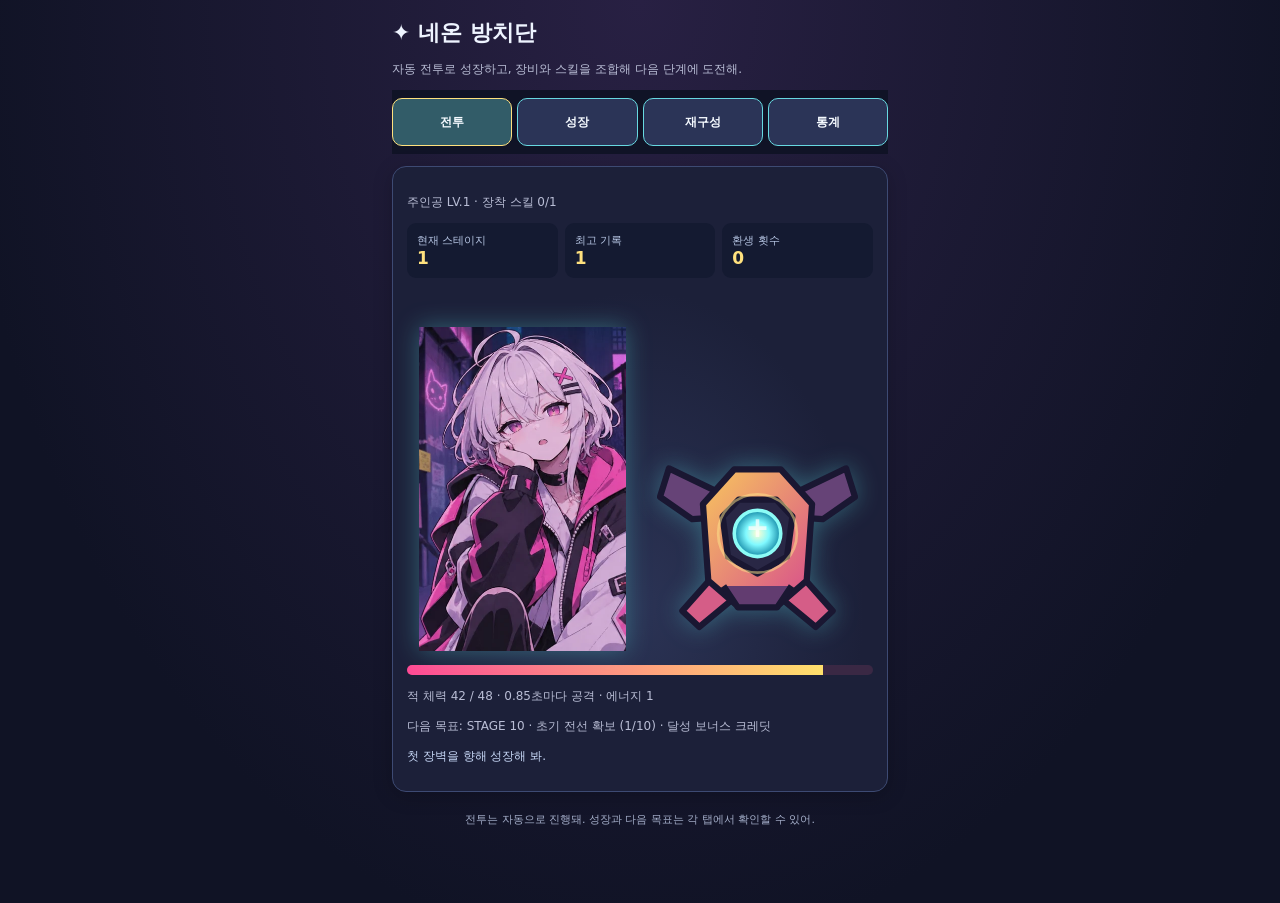
<file: site/index.html>
<!doctype html><html lang="ko"><head><meta charset="utf-8"><meta name="viewport" content="width=device-width,initial-scale=1,viewport-fit=cover"><title>네온 방치단</title><style>
:root{color-scheme:dark;font-family:system-ui,'Noto Sans KR',sans-serif;background:#101325;color:#eef4ff}*{box-sizing:border-box}body{margin:0;background:radial-gradient(ellipse at top,#282043,#101325 75%)}main{max-width:520px;margin:auto;padding:14px 12px 70px}h1{font-size:22px;margin:4px 0}h2{font-size:16px;margin:4px 0 12px;color:#8bf5e9}p{line-height:1.5}.sub{color:#b9bdd5;font-size:12px}.panel{background:#1c2039;border:1px solid #3d4a73;border-radius:14px;padding:14px;margin:12px 0;box-shadow:0 4px 20px #0003}.stats{display:grid;grid-template-columns:repeat(3,1fr);gap:7px}.stat{background:#141a31;padding:10px;border-radius:9px;font-size:11px;color:#b6c5e3}.stat strong{display:block;font-size:17px;color:#ffe17e;overflow-wrap:anywhere}.fight{display:flex;align-items:center;justify-content:space-around;gap:10px;min-height:145px}.fight img{height:106px;width:42%;object-fit:contain;filter:drop-shadow(0 0 12px #5de4e655)}.fight img:first-child{object-position:bottom}.bar{height:10px;background:#3a2844;border-radius:8px;overflow:hidden}.bar>div{height:100%;background:linear-gradient(90deg,#ff4a95,#ffe06c);transition:width .12s}.grid{display:grid;grid-template-columns:1fr 1fr;gap:9px}button{background:#2b3457;border:1px solid #67d9e1;color:#f5faff;padding:11px 9px;border-radius:10px;min-height:61px;font-weight:750;text-align:left;cursor:pointer}button:disabled{opacity:.38;cursor:default}button:focus-visible,input:focus-visible{outline:3px solid #ffe17e;outline-offset:3px}button strong{display:block;color:#ffe17e;font-size:13px}button small{display:block;color:#bbc9e5;margin-top:4px;font-size:11px;line-height:1.35}.wide{width:100%;margin:6px 0}.accent{background:#47305b;border-color:#f477c1}.good{background:#244f50;border-color:#80f3dc}.pill{display:inline-block;border:1px solid #77d9d4;border-radius:99px;padding:4px 9px;font-size:11px;color:#9ef7ef}.hint{background:#141a30;border-left:3px solid #ffcf66;padding:10px;font-size:12px;line-height:1.5}.log{font-size:12px;color:#c6d6f5;min-height:18px}.hide{display:none!important}label{font-size:12px;display:flex;align-items:center;gap:8px;margin:8px 0}input[type=checkbox]{width:19px;height:19px;accent-color:#5ee3d9}footer{font-size:11px;color:#a4aec9;text-align:center;margin-top:20px}#speedNotice{color:#ffe17e;font-size:12px}.nav{position:sticky;top:0;z-index:10;display:grid;grid-template-columns:repeat(4,1fr);gap:5px;background:#101325ed;padding:8px 0}.nav button{min-height:43px;text-align:center;padding:7px 2px;font-size:12px}.nav button.active{background:#325c68;border-color:#ffe17e}.view-hidden{display:none!important}
/* 40차: 세로형 모바일 터치/안전 영역 대응 */
html{-webkit-text-size-adjust:100%;touch-action:manipulation}body{min-width:0}main{padding-bottom:calc(76px + env(safe-area-inset-bottom,0px))}button{touch-action:manipulation;overflow-wrap:anywhere}.nav{top:env(safe-area-inset-top,0px);padding-top:8px}.nav button{min-height:48px}input[type=checkbox]{width:24px;height:24px;flex-shrink:0}.stat{min-width:0}.stat strong{font-variant-numeric:tabular-nums}@media(max-width:390px){main{padding-left:9px;padding-right:9px}.panel{padding:11px}.stats{gap:5px}.stat{padding:8px 6px;font-size:10px}.stat strong{font-size:15px}.grid{gap:6px}button{padding:10px 7px;min-height:54px;font-size:12px}.nav button{font-size:12px}.fight img{max-width:44%}}@media(max-width:340px){.stats{grid-template-columns:repeat(2,minmax(0,1fr))}.grid{grid-template-columns:1fr}.nav{gap:2px}.nav button{font-size:11px}}

/* Automated combat-visibility improvement: reserve a meaningful portrait combat canvas. */
[data-screen="battle"]{overflow:hidden}
[data-screen="battle"] .fight{min-height:clamp(250px,43svh,420px);gap:4px;align-items:flex-end;padding:10px 0 14px;background:radial-gradient(ellipse at 50% 85%,#38446d88,transparent 68%);border-radius:12px}
[data-screen="battle"] .fight img{height:clamp(210px,36svh,355px);width:49%;max-width:49%;object-fit:contain;object-position:center bottom}
[data-screen="battle"] .fight img:first-child{object-position:center bottom}
@media(max-height:620px){[data-screen="battle"] .fight{min-height:205px}[data-screen="battle"] .fight img{height:195px}}
@media(prefers-reduced-motion:no-preference){[data-screen="battle"] .fight img{transition:filter .2s ease}}
/* Portrait battle presence: subtle silhouettes and boss emphasis without new controls. */
@media(prefers-reduced-motion:no-preference){
 [data-screen="battle"] .fight img:first-child{animation:hero-breathe 2.8s ease-in-out infinite;transform-origin:center bottom}
 [data-screen="battle"] .fight img:last-child{animation:enemy-hover 2.2s ease-in-out infinite;transform-origin:center bottom}
 [data-screen="battle"] .fight img[src="boss_guardian.webp"]{animation:boss-presence 1.8s ease-in-out infinite;filter:drop-shadow(0 0 18px #ff6aab99)}
 [data-screen="battle"] .fight img[src="boss_overheat.webp"]{animation:boss-presence 1.6s ease-in-out infinite;filter:drop-shadow(0 0 18px #ffba6699)}
}
@keyframes hero-breathe{0%,100%{transform:translateY(0)}50%{transform:translateY(-4px)}}
@keyframes enemy-hover{0%,100%{transform:translateY(0)}50%{transform:translateY(-7px)}}
@keyframes boss-presence{0%,100%{transform:translateY(0) scale(1)}50%{transform:translateY(-5px) scale(1.035)}}

/* Integration v1: visual-only portrait combat hierarchy; gameplay bindings untouched. */
@media (max-width:520px){
 [data-screen="battle"]{background:linear-gradient(180deg,#26213f,#17213b 65%,#13192c);border-color:#685b87;box-shadow:0 12px 30px #0006}
 [data-screen="battle"] .fight{position:relative;min-height:clamp(265px,40svh,390px);align-items:flex-end;gap:2px;padding:20px 4px 18px;border:1px solid #6de5e433;border-radius:14px;background:radial-gradient(ellipse at 50% 88%,#2bb8bb35,transparent 55%),linear-gradient(180deg,#171a36,#222344)}
 [data-screen="battle"] .fight img{height:clamp(220px,36svh,350px);width:49%;max-width:49%;object-fit:contain;object-position:center bottom;filter:drop-shadow(0 12px 12px #0009)}
 [data-screen="battle"] .stats{position:relative;z-index:1;gap:5px}
 [data-screen="battle"] .stat{background:#111b34cc;border:1px solid #60739955}
 [data-screen="battle"] .bar{height:12px;border:1px solid #785f87}
}
@media (max-height:650px) and (max-width:520px){[data-screen="battle"] .fight{min-height:205px}[data-screen="battle"] .fight img{height:195px}}
@media (prefers-reduced-motion:reduce){[data-screen="battle"] .fight img{animation:none!important;transition:none!important}}
  .battle-cue{font-size:12px;font-weight:650;color:#9ceee5;margin:5px 0}.battle-cue.reward{color:#ffe17e}.battle-cue:empty{display:none}.quest-list{display:grid;gap:7px;margin:10px 0}.quest-row{display:flex;justify-content:space-between;align-items:center;gap:8px;min-width:0;padding:10px 12px;border-radius:9px;background:#141a31;font-size:12px}.quest-row span{min-width:0;overflow-wrap:anywhere}.quest-row strong{font-size:12px;color:#ffe17e;text-align:right;white-space:normal;overflow-wrap:anywhere;max-width:58%}
/* Keep full skill descriptions and actions in distinct rows; narrow mobile viewports must not overlap. */
#skillList{grid-template-columns:minmax(0,1fr)}
#skillList>[data-skill]{display:grid;grid-template-columns:repeat(2,minmax(0,1fr));gap:8px;padding:11px;min-width:0;background:#141a31;border:1px solid #52678a;border-radius:11px}
#skillList>[data-skill]>strong{grid-column:1/-1;display:block;min-width:0;overflow-wrap:anywhere;font-size:13px;line-height:1.5;color:#eef4ff}
#skillList>[data-skill]>button{min-width:0;min-height:48px;padding:8px;text-align:center;overflow-wrap:anywhere}

/* Stage-60 choice remains readable once claimed; mobile buttons have their own footprint. */
#allocationPanel{scroll-margin-top:80px}
#frontlineSupportChoices{grid-template-columns:repeat(2,minmax(0,1fr));gap:8px}
#frontlineSupportChoices button{min-width:0;min-height:68px;overflow-wrap:anywhere}
#frontlineSupportChoices button:disabled{opacity:.64}
#frontlineSupportChoices button.support-selected,#breakthroughChoices button.support-selected{opacity:1;background:#2c575d;border:2px solid #ffe17e}
#breakthroughPanel{border-top:1px solid #52678a;padding-top:12px;margin-top:12px}
#breakthroughChoices{grid-template-columns:repeat(2,minmax(0,1fr));gap:8px}
#breakthroughChoices button{min-width:0;min-height:68px;overflow-wrap:anywhere}
#breakthroughChoices button:disabled{opacity:.64}
#breakthroughInfo{overflow-wrap:anywhere}
</style></head><body><main>
<h1>✦ 네온 방치단</h1><p class="sub">자동 전투로 성장하고, 장비와 스킬을 조합해 다음 단계에 도전해.</p>
<nav class="nav" aria-label="화면 이동"><button data-view="battle" class="active">전투</button><button data-view="growth">성장</button><button data-view="reset">재구성</button><button data-view="stats">통계</button></nav>
<section data-screen="battle" class="panel"><p class="sub" id="heroGrowth" aria-live="polite"></p><div class="stats"><div class="stat">현재 스테이지<strong id="stage"></strong></div><div class="stat">최고 기록<strong id="best"></strong></div><div class="stat">환생 횟수<strong id="rebirths"></strong></div></div><div class="fight"><img src="seha_portrait.webp" alt="전투 캐릭터"><img id="enemyImage" src="enemy_scout.svg" alt="적"></div><div class="bar"><div id="hpBar"></div></div><p class="sub" id="battleInfo"></p><div id="skillCue" class="battle-cue" aria-live="off"></div><div id="rewardCue" class="battle-cue reward" aria-live="off"></div><p class="sub" id="battleGoal" aria-live="off"></p><p class="log" id="log"></p></section>
<section data-screen="growth" class="panel"><h2>⚔ 장비·스킬</h2><p class="sub" id="heroDetails"></p><p class="sub" id="weaponInfo"></p><p class="sub" id="resonanceInfo" aria-live="off"></p><p class="sub" id="skillInfo"></p><p class="sub" id="skillChoiceInfo"></p><div id="skillChoice" class="grid"></div><div id="skillList" class="grid"></div><p class="sub">STAGE 15부터 무기 드롭, STAGE 20에서 첫 스킬 1개를 선택할 수 있어. STAGE 35에서 추가 스킬이 부족하면 보충되고, 그 외 추가 스킬은 전투 중 획득해. 재구성 시 계승 지정 스킬만 LV.1로 유지돼.</p></section>
<section data-screen="growth" class="panel"><h2>✦ 주인공 특성</h2><p class="sub" id="traitPoints"></p><div class="grid" id="traits"></div><button id="traitReset" class="wide">특성 전체 초기화 · 포인트 반환</button><p class="sub">스킬 가속·장비 탐색은 임시 적용 중이야. 계승 확장은 LV.60부터 투자할 수 있어.</p></section>
<section data-screen="stats" class="panel"><h2>◎ 성장 목표</h2><div id="goal" class="hint"></div><p id="speedNotice"></p></section>
<section data-screen="growth" class="panel"><h2>01 · 기본 성장</h2><div class="stats"><div class="stat">크레딧<strong id="credits"></strong></div><div class="stat">에너지 / 초<strong id="energyRate"></strong></div><div class="stat">전투력<strong id="power"></strong></div></div><p class="sub">전투에서 크레딧을 얻고, 발전기로 에너지를 생산해. 에너지는 전투력 증폭에 쓰여. 각 생산 계층은 다른 역할을 맡아.</p><div id="allocationPanel" class="hide" style="margin:10px 0;padding:10px;border:1px solid #555;border-radius:8px"><strong>STAGE 55 · 전선 배분</strong><p id="allocationStatus">균형 운용</p><div id="allocationCompare" class="hint" style="white-space:pre-line" aria-live="off"></div><div style="display:flex;gap:5px;flex-wrap:wrap"><button data-allocation="balanced">균형</button><button data-allocation="assault">공격 집중</button><button data-allocation="supply">보급 집중</button></div><small>공격은 현재 구간 돌파, 보급은 크레딧 축적에 유리해. 배분은 언제든 변경할 수 있어.</small>
<div id="frontlineSupportPanel" class="hide" style="border-top:1px solid #52678a;padding-top:12px;margin-top:12px">
 <strong>STAGE 60 · 전선 지원 선택</strong>
 <p class="sub" id="frontlineSupportInfo">이번 회차 무료 지원 1회</p>
 <div class="grid" id="frontlineSupportChoices">
  <button data-frontline-support="firepower"><strong>전투 지원</strong><small>전투 엔진 +2단계</small></button>
  <button data-frontline-support="industry"><strong>보급 지원</strong><small>크레딧 주조기 +2단계</small></button>
  <button data-frontline-support="training"><strong>훈련 지원</strong><small>다음 주인공 레벨 경험치 100%</small></button>
 </div><small>선택하지 않아도 자동 전투는 계속돼. 재구성하면 다시 선택할 수 있어.</small>
</div>
<div id="breakthroughPanel" class="hide">
  <strong>STAGE 75 · 후반 보급 선택</strong>
  <p class="sub" id="breakthroughInfo">이번 회차 무료 보급 1회</p>
  <div id="breakthroughChoices" class="grid">
    <button data-breakthrough="weapon"><strong>무기 보급</strong><small>무기가 없으면 지급 · 이번 회차 무기 전투력 +20%</small></button>
    <button data-breakthrough="skill"><strong>스킬 집중</strong><small>장착 스킬마다 다음 레벨 경험치 지급</small></button>
    <button data-breakthrough="credits"><strong>회수 작전</strong><small>STAGE 75 처치 크레딧 4회분 지급</small></button>
  </div>
  <small>선택하지 않아도 전투는 계속돼. 선택은 재구성 때 초기화돼.</small>
</div></div><button id="batchPurchase" type="button" class="wide" aria-pressed="false" aria-label="강화 구매 1회 선택됨. 누르면 3회로 변경">강화 구매: 1회</button><p class="sub">1회 / 최대 3회 선택 · 한 번 클릭하면 선택한 강화 1종만 최대 3단계까지 연속 구매해. 각 단계의 실제 비용을 차감하며, 영구 자동 구매와는 별개야.</p><div class="grid" id="upgrades"></div></section>
<section data-screen="growth" class="panel"><h2>◇ 시간제 퀘스트</h2><p class="sub">긴급 배송(6초) · 부품 회수(30초) · 장거리 운송(120초). 전투와 별도로 진행되고 직접 수령할 수 있어. 긴급 배송은 최대 60초분, 나머지는 각 5회분까지 적립돼.</p><div class="stats"><div class="stat" style="grid-column:span 3">퀘스트 대기 보상<strong id="cacheAmount">0</strong></div></div><div id="cacheTimer" class="quest-list" aria-live="off">진행 중</div><button class="wide good" id="claimCache">퀘스트 보상 수령</button><p class="sub" id="cacheAutoStatus" aria-live="off"></p></section>
<section data-screen="reset" class="panel"><h2>02 · 재구성</h2><p class="sub">스테이지 100부터 가능. 기본 성장과 현재 스테이지를 초기화하고 영구 코어를 얻어. 최고 기록과 해금 이력은 유지돼.</p><div class="stats"><div class="stat">보유 코어<strong id="cores"></strong></div><div class="stat">예상 획득<strong id="coreGain"></strong></div><div class="stat">영구 효율<strong id="coreBoost"></strong></div></div><button id="rebirth" class="wide accent">재구성 실행<small>초기화 범위와 보상 확인</small></button><div class="grid" id="coreUpgrades"></div></section>
<section data-screen="reset" class="panel"><h2>03 · 자동화</h2><p class="sub">첫 재구성 이후 자동 구매가 열리고, 코어로 자동화 수준을 강화할 수 있어. 이전 구간의 반복 조작을 줄이는 것이 목표야.</p><div id="autoLocked" class="hint">첫 재구성 후 자동 구매를 해금할 수 있어.</div><div id="autoControls" class="hide"><label><input type="checkbox" id="autoBuy"> 기본 성장 자동 구매</label><label><input type="checkbox" id="autoClaimQuests" disabled> 시간제 퀘스트 자동 수령 (연구 Lv.2 해금 · 30초마다)</label><label><input type="checkbox" id="autoRebirth"> 조건부 자동 재구성 (상위 해금 필요)</label><label><input type="checkbox" id="phaseFocus"> 위상 목표 우선 (재구성 2회부터 자동 환생 일시 보류)</label><p class="sub" id="autoDetails"></p></div></section>
<section data-screen="reset" class="panel"><h2>04 · 위상 전환</h2><p class="sub">스테이지 180과 재구성 2회부터 가능. 재구성 계층까지 초기화하고 새로운 영구 생산 효율을 얻어.</p><div class="stats"><div class="stat">위상 토큰<strong id="phaseTokens"></strong></div><div class="stat">예상 획득<strong id="phaseGain"></strong></div><div class="stat">위상 전환<strong id="phases"></strong></div></div><button id="phase" class="wide">위상 전환 실행</button><p class="sub">첫 위상 전환 이후 위상 흐름 생산과 압축 연구가 열려. 위상 압축은 이후 환생의 시작 조건과 보상을 변경해.</p></section>
<section data-screen="reset" class="panel hide" id="phaseLayer"><h2>05 · 위상 생산 계층</h2><p class="sub">첫 위상 전환 이후부터 흐름을 자동 생산해. 위상 압축은 다음 재구성의 코어 획득량과 시작 자원을 높여, 이전 성장 구간을 더 빠르게 통과하게 해.</p><div class="stats"><div class="stat">위상 흐름<strong id="phaseFlux"></strong></div><div class="stat">초당 흐름<strong id="fluxRate"></strong></div><div class="stat">압축 단계<strong id="phaseEngineLevel">영구 유지</strong></div></div><button id="phaseEngine" class="wide good">위상 압축 강화</button></section>
<section data-screen="stats" class="panel"><h2>설정</h2><button id="save" class="wide">지금 저장</button><button id="reset" class="wide">저장 데이터 초기화 (2회 확인)</button><p class="sub">최대 2시간 오프라인 생산을 계산해. 자동 환생은 오프라인에서 실행하지 않아.</p></section>
<section data-screen="stats" class="panel"><h2>플레이 기록 · 이 기기에만 저장</h2><p class="sub">STAGE 도달 시간, 강화·퀘스트 수령, 스킬 선택, 환생 및 백그라운드 복귀를 기록해. 자동 전송은 하지 않으며, 네가 직접 내보낸 JSON만 분석에 사용할 수 있어.</p><p class="sub" id="playtestStatus" aria-live="polite">플레이 기록 준비 중</p><button id="playtestExport" class="wide good">플레이 기록 JSON 내보내기</button><button id="playtestClear" class="wide">플레이 기록만 초기화</button><p class="sub" id="playtestExportStatus" aria-live="polite"></p></section>
<section data-screen="stats" class="panel"><h2>상세 통계</h2><p class="sub" id="heroStats"></p><div class="stats"><div class="stat">현재 STAGE<strong id="statStage">1</strong></div><div class="stat">처치 수<strong id="statKills">0</strong></div><div class="stat">공격 간격<strong id="statInterval">0.85초</strong></div></div><p class="sub">상세 기록은 필요할 때만 이 탭에서 확인해.</p></section><footer>전투는 자동으로 진행돼. 성장과 다음 목표는 각 탭에서 확인할 수 있어.</footer></main><script src="game.js"></script><script src="playtest.js"></script><script>(function(){const buttons=[...document.querySelectorAll('[data-view]')];function show(view){buttons.forEach(b=>{b.classList.toggle('active',b.dataset.view===view);b.setAttribute('aria-pressed',String(b.dataset.view===view))});document.querySelectorAll('[data-screen]').forEach(el=>el.classList.toggle('view-hidden',el.dataset.screen!==view));}buttons.forEach(b=>b.addEventListener('click',()=>show(b.dataset.view)));show('battle');setInterval(()=>{if(typeof s==='undefined')return;document.getElementById('statStage').textContent=fmt(s.stage);document.getElementById('statKills').textContent=fmt(s.kills);document.getElementById('statInterval').textContent=attackInterval().toFixed(2)+'초';},500)})();</script></body></html>
</file>
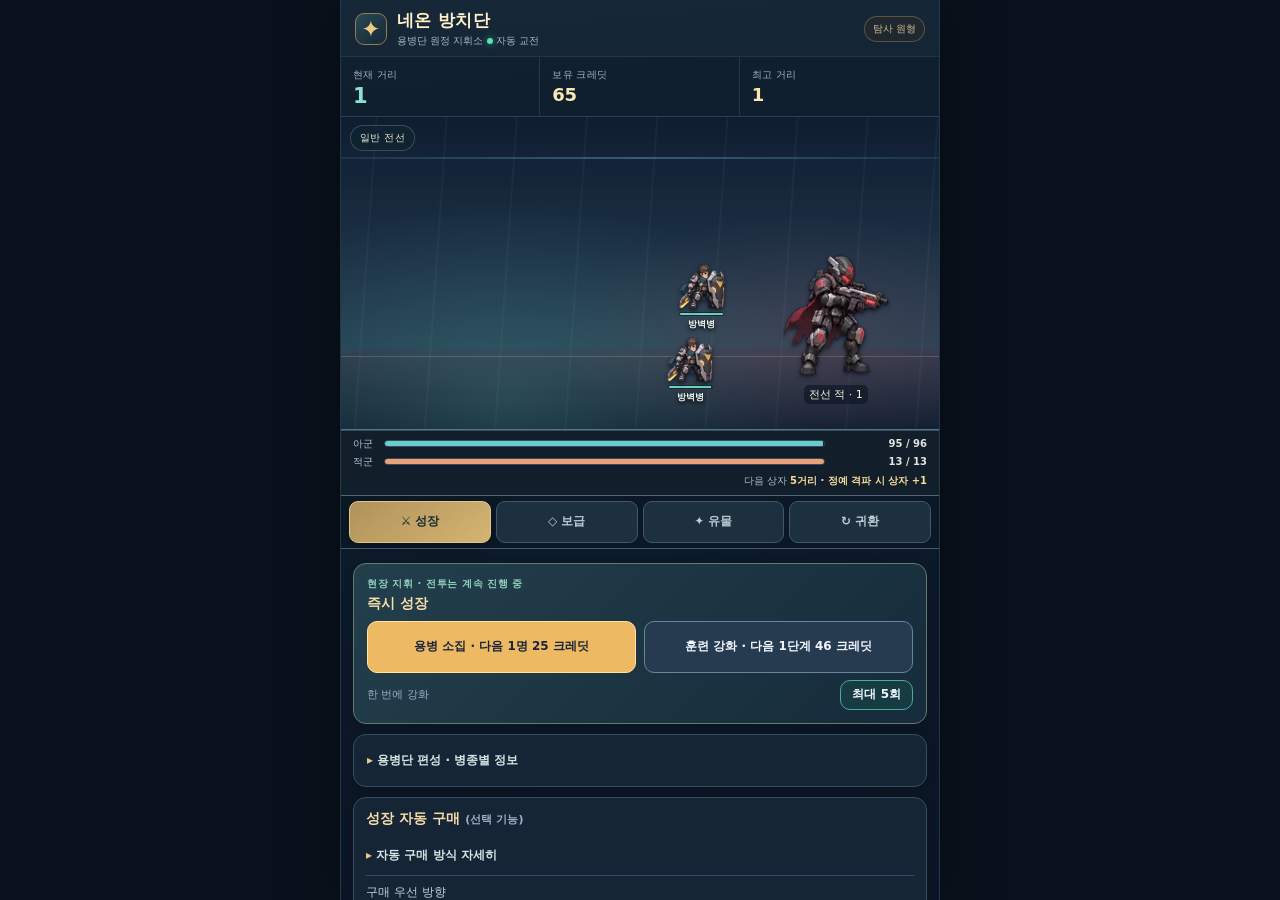
<file: site/expedition.html>
<!doctype html>
<html lang="ko"><head><meta charset="utf-8"><meta name="viewport" content="width=device-width,initial-scale=1,viewport-fit=cover">
<meta name="theme-color" content="#0d1426"><title>네온 방치단 · 용병단 탐사 원형</title>
<link rel="stylesheet" href="./expedition-ui.css" data-expedition-skin="prototype-v1">
</head>
<body><main class="game-shell">
<header class="command-header"><div class="brand-emblem" aria-hidden="true">✦</div><div class="brand-copy"><h1>네온 방치단</h1><p class="sub">용병단 원정 지휘소 <span class="online-dot" aria-hidden="true"></span> 자동 교전</p></div><span class="build-tag">탐사 원형</span></header>
<div class="top-info" aria-label="상시 탐사 지표"><div class="metric"><span>현재 거리</span><strong id="stage">1</strong></div><div class="metric"><span>보유 크레딧</span><strong id="credits">65</strong></div><div class="metric"><span>최고 거리</span><strong id="best">1</strong></div></div>
<section id="battleScreen" class="combat-stage" aria-label="항상 표시되는 자동 전투 화면">
 <div class="arena" aria-label="자동 전투 관전 화면"><div class="arena-head"><span id="battleType">일반 전선</span><button id="returnQuick" type="button" hidden aria-label="귀환 가능한 원정 결과 확인">↻ 귀환 가능</button></div>
 <div class="field"><div class="squad" id="squad"></div><div id="foe" class="foe"><div class="silhouette" aria-hidden="true">♜</div><small id="enemyLabel">전선 적</small></div></div></div>
 <div class="battle-readout">
  <div class="bars"><div class="barrow"><span>아군</span><div class="track"><div class="fill" id="partyBar"></div></div><b id="partyHp"></b></div>
  <div class="barrow"><span>적군</span><div class="track"><div class="fill foehealth" id="enemyBar"></div></div><b id="enemyHp"></b></div></div>
  <div class="battle-ticker"><p class="event" id="event" aria-live="off"></p><span class="next-reward">다음 상자 <b id="goal"></b></span></div>
  <button class="primary" id="openChest" type="button" hidden>획득한 보급 상자 열기</button>
 </div>
</section>
<nav class="tabs" aria-label="전투 중 지휘 메뉴">
 <button data-tab="squad" class="active" aria-current="page">⚔ 성장</button>
 <button data-tab="supply">◇ 보급</button>
 <button data-tab="archive">✦ 유물</button>
 <button data-tab="return" id="returnTab">↻ 귀환 <span id="returnBadge" hidden></span></button>
</nav>
<div id="workbench" class="workbench" role="region" aria-label="전투를 보면서 사용하는 성장 및 관리 메뉴">
<section id="squadScreen" class="screen">
 <div class="panel" data-storage-warning hidden role="alert"><strong>⚠ 자동 저장 불가 · 백업 필요</strong><p class="sub">이 브라우저에서 저장을 읽거나 기록할 수 없어. 새로고침하면 탐사 진행이 사라질 수 있어. 유물 탭 → 전체 저장 백업을 내려받고 파일을 보관해 줘.</p></div>
 <div class="panel quick-panel">
  <div class="section-eyebrow">현장 지휘 · 전투는 계속 진행 중</div>
  <h2>즉시 성장</h2>
  <div class="quick-actions"><button id="hire" class="primary" type="button">용병 소집</button><button id="train" type="button">부대 훈련</button></div>
  <div class="batch-control"><span class="sub">한 번에 강화</span><button id="buyCountSquad" type="button" class="soft" aria-label="한 번에 구매할 횟수 변경">최대 5회</button></div>
 </div>
 <details class="panel detail-fold"><summary>용병단 편성 · 병종별 정보</summary><p class="sub">소집 시 해금된 병종 중 한 명이 합류해. 각 병종은 역할이 달라.</p><div id="unitList" class="stack"></div></details>

 <div class="panel" id="autoPurchasePanel">
  <h2>성장 자동 구매 <span class="sub">(선택 기능)</span></h2>
  <details class="auto-explanation"><summary>자동 구매 방식 자세히</summary>  <p class="sub">균형은 약 4분 내 모을 수 있는 강화 비용은 저축하고, 그보다 비싼 목표가 성장을 막으면 작은 대체 강화를 먼저 구매해. 장기 저축은 종전 방식처럼 목표 비용이 모일 때까지 기다려. 유동형은 즉시 구매 가능한 강화를 우선해. 보급 의뢰는 모든 방식에서 해금된 최고 등급만 선택해. 4초마다 판단하며 유물 상자·환생·코어는 자동 처리하지 않아. 단일 방향 자동 구매는 다른 분야의 강화를 건너뛰므로 깊은 원정에서 정체될 수 있어. 필요하면 직접 구매하거나 균형·유동형으로 바꿔줘.</p></details>
  <label for="autoMode" class="auto-label">구매 우선 방향</label>
  <select id="autoMode" class="auto-select">
   <option value="balanced">균형 · 장시간 성장 정체 자동 방지</option>
   <option value="reserve">장기 저축 · 기존 엄격한 저축 정책</option>
   <option value="adaptive">유동형 균형 · 구매 가능한 종류 먼저 강화</option>
   <option value="train">전투 · 훈련만 구매</option>
   <option value="recruit">편성 · 용병만 소집</option>
   <option value="supply">경제 · 최상위 보급만 강화</option>
  </select>
  <div class="auto-control">
   <div id="autoStatus" role="status" aria-live="polite" class="sub">자동 구매 꺼짐</div>
   <button type="button" id="autoToggle" class="soft" aria-pressed="false">자동 구매 켜기</button>
  </div>
  <div id="autoDetails" class="sub">기존 저장 데이터에서는 자동 구매가 꺼진 상태로 시작해.</div>
 </div>
 <div class="panel"><h2>현재 훈련 효과</h2><div id="trainingSummary" class="statline"></div></div>
 <details class="panel detail-fold"><summary>전선 세부 현황 · 전투력/활동 병력</summary><div id="frontSummary"></div></details>
 <div class="panel"><h2>지휘관 성장 <span class="sub">(영구 유지)</span></h2><div id="heroSummary"></div><div class="two" style="margin-top:10px"><button id="traitCommand">전술 통솔 강화</button><button id="traitSupply">보급 지휘 강화</button></div><button id="traitRespec" type="button" class="soft" style="margin-top:10px">특성 포인트 재분배</button><p class="sub">투자한 포인트만 반환 · 지휘관 레벨·유물·코어는 유지돼.</p></div>
 <div class="panel"><h2>병종별 전투 기여</h2><p class="sub">이번 탐사에서 실제로 가한 피해·회복·받은 피해를 기록해. 초과 피해는 제외해.</p><div id="roleContribution"></div></div>
</section>
<section id="supplyScreen" class="screen" hidden>
 <div class="panel"><h2>자동 보급 의뢰</h2><p class="sub">의뢰는 최초부터 자동으로 반복되고, 완료 보상은 자동 수령돼. 의뢰를 강화하면 수익이 높아져.</p><div class="batch-control"><span class="sub">보급 강화도 묶음 구매</span><button id="buyCountSupply" type="button" class="soft" aria-label="한 번에 구매할 횟수 변경">최대 5회</button></div><div id="questList" class="stack"></div></div>
 <div class="panel"><h2>이번 탐사 수익</h2><div id="incomeSummary"></div></div>
</section>
<section id="archiveScreen" class="screen" hidden>
 <div class="panel" data-storage-warning hidden role="alert"><strong>⚠ 자동 저장 불가 · 백업 필요</strong><p class="sub">게임 진행은 계속되지만 이 브라우저에는 자동 저장되지 않아. 아래 전체 저장 백업 JSON을 다운로드해 두고, 다시 열 때 저장 파일 복원을 이용해 줘.</p></div>
 <div class="panel"><h2>유물 도감 <span class="sub" id="relicSummary"></span></h2><p class="sub">5거리마다 획득하는 상자는 출처 거리에 따라 발견 가능한 유물이 달라. 15·25·30·40·45·50·55거리 목표를 격파해 얻는 상자에서 새로운 유물군이 열려. 유물은 귀환 후에도 남아.</p>
 <div id="relicCollectionProgress" class="sub">유물 수집 진행도</div>
  <p id="relicNextDiscovery" class="sub" hidden></p>
 <div id="relicEffectSummary" class="sub relic-specials" hidden aria-live="off"></div>
 <div class="relic-actions">
  <button id="openArchiveChest" class="primary" hidden>상자 1개 열기</button>
  <button id="openArchiveBatch" class="soft" hidden>모은 상자 한번에 열기</button>
 </div>
 <div class="auto-control">
  <span class="sub">원정 중 상자 개봉 자동화 · 직접 수령도 가능</span>
  <button id="autoChestToggle" type="button" class="soft" aria-pressed="false" aria-describedby="autoChestStatus">상자 자동 개봉 켜기</button>
 </div>
 <p id="autoChestStatus" class="sub">기본 꺼짐 · 60초마다 모은 상자를 최대 20개 자동 개봉 (오프라인 정산 포함). 귀환과 코어 투자는 직접 선택해.</p>
 <div id="relicList" class="relics"></div>
 <div class="collection-journal"><h3>최근 발견 기록</h3><div id="relicRecent" class="sub">아직 발견한 유물이 없어.</div></div></div>
 <div class="panel"><h2>탐사 기록</h2><div id="milestoneSummary" class="stack"></div><div id="history" class="stack"></div><p class="sub">2시간까지 오프라인 시간을 정산해. 이전 게임과 다른 저장 공간을 사용해.</p><button id="saveNow" class="soft">지금 저장</button></div>
 <div class="panel"><h2>플레이 검증 기록</h2><p class="sub">60초마다 탐사 거리·용병 수·유물·강화 흐름을 이 기기에만 기록해. 접속 중과 오프라인 정산을 구분해. 자동 전송은 하지 않아.</p><div id="playtestSummary" class="sub"></div><button id="exportPlaytest" class="soft" style="width:100%;margin-top:12px">내 플레이 기록 JSON 내보내기</button><p class="sub">직접 파일을 공유하면 2~3회차 성장 정체 구간을 함께 분석할 수 있어. 파일에는 플레이 기록과 수집 현황이 담겨 있어.</p></div>
 <div class="panel" id="saveBackupPanel"><h2>탐사 저장 데이터 백업·복원</h2>
 <p class="sub">단일 HTML 파일을 열거나 브라우저를 바꿀 때 저장 위치가 달라질 수 있어. 진행 상황 전체를 JSON 파일로 별도 보관할 수 있어.</p>
 <div class="two">
  <button id="exportSave" class="soft" type="button">전체 저장 백업</button>
  <button id="importSave" type="button">저장 파일 복원</button>
 </div>
 <input id="importSaveFile" type="file" accept=".json,application/json" hidden aria-label="용병단 저장 데이터 백업 JSON 선택">
 <p class="sub">복원하면 현재 용병단 탐사 기록을 덮어써. 이전 네온 방치단 게임 저장과는 별개야. 파일은 직접 선택하지 않는 한 외부로 전송하지 않아.</p>
 </div>
</section>
<section id="returnScreen" class="screen" hidden>
 <div class="return-intro"><strong>↻ 귀환 · 새로운 원정</strong><p>10거리 지휘급 적을 격파하면 귀환할 수 있어. 더 깊이 탐사할지, 영구 코어를 챙기고 다시 출발할지 직접 선택해.</p></div>
 <div class="panel"><h2>귀환과 영구 강화</h2><p class="sub">10거리 보스를 격파하면 환생이 해금돼. 적 처치 거리마다 환생 성과를 조금씩 쌓고, 1개 미만은 다음 탐사로 이월돼. 처음 돌파한 거리의 보너스 코어는 한 번만 얻어. 코어가 1개 이상 모였을 때 귀환할 수 있고, 유물·지휘관 레벨·코어 연구는 남아. 용병·훈련·의뢰 강화는 초기화돼.</p>
 <div id="returnChoices" class="return-choices" aria-live="off"></div><div id="rebirthSummary"></div><button id="rebirth" class="primary" style="width:100%;margin:11px 0">귀환하여 다시 탐사</button>
 <div id="coreSummary"></div><div id="permanentBonusSummary" class="permanent-summary"></div><div class="two" style="margin-top:10px"><button id="coreValor">전선 코어</button><button id="coreTrade">보급 코어</button></div></div>
 <div id="returnReportPanel" class="panel" hidden tabindex="-1"><h2>최근 귀환 결과</h2><div id="returnReportContent"></div><p class="sub">전투력 비교는 각각 훈련·소집 전의 기본 2인 편성이야. 코어를 추가 투자하면 현재 출발 전투력은 더 높아질 수 있어.</p></div>

</section>
<footer>독립 플레이 테스트 · 기존 게임 및 저장 분리</footer>
</div>
</main>
<div id="relicPopup" hidden role="dialog" aria-modal="true" aria-labelledby="popupTitle"><div>
 <p class="sub">탐사 보상 · 영구 수집</p>
 <h2 id="popupTitle"></h2>
 <p id="popupDesc" class="sub"></p>
 <div id="popupResults" class="reward-results"></div>
 <div id="popupImpact" class="reward-impact"></div>
 <button id="popupClose" class="primary">탐사로 돌아가기</button>
 </div></div>
<div id="returnPopup" hidden role="dialog" aria-modal="true" aria-labelledby="returnPopupTitle"><div>
 <p class="sub">환생 결과 · 다음 탐사</p><h2 id="returnPopupTitle">용병단 귀환 완료</h2>
 <div id="returnPopupSummary"></div>
 <div class="two" style="margin-top:13px">
  <button id="returnPopupClose" class="soft">전선에서 이어가기</button>
  <button id="returnPopupArchive" class="primary">영구 강화 확인</button>
 </div>
</div></div>
<script src="./expedition-engine.js"></script>
<script src="./expedition-art.js"></script><script src="./expedition-field.js"></script><script src="./expedition-ui.js"></script><script src="./expedition-app.js"></script>
</body></html>
</file>
<file: site/expedition-ui.css>
/* 네온 방치단 독립 탐사 · 임시 UI 스킨 v1
   이 파일은 향후 교체 가능하며 전투/저장/경제 시스템 로직을 포함하지 않는다. */
:root{color-scheme:dark;font-family:system-ui,'Noto Sans KR',sans-serif;background:#0c1323;color:#eef4ff}
*{box-sizing:border-box}body{margin:0;background:radial-gradient(ellipse at 50% 5%,#1e3553 0,#0c1323 55%);min-height:100dvh}
button{font:inherit;cursor:pointer;touch-action:manipulation}button:focus-visible,a:focus-visible{outline:3px solid #ffe59a;outline-offset:3px}
button:disabled{opacity:.4;cursor:default}a{color:#9cebd4}button{border:1px solid #6784a0;background:#263b50;color:#f2f7ff;border-radius:10px;padding:12px;font-weight:700}
button.primary{background:#edb963;color:#19263a;border-color:#ffe3a2}
button.soft{background:#163b43;border-color:#4ba99e}button.active{border-color:#ffe29d;color:#ffe29d;background:#253e54}
button small{display:block;font-size:11px;font-weight:400;margin-top:4px;line-height:1.35;color:#c2d1dd}
button.primary small{color:#38404b}main{max-width:530px;margin:0 auto;padding:0 12px calc(95px + env(safe-area-inset-bottom))}
header{position:relative;padding:19px 4px 8px;display:flex;justify-content:space-between;align-items:center;gap:12px}
h1{font-size:19px;margin:0;letter-spacing:.015em}h2{font-size:16px;margin:0 0 12px;color:#d6f4ed}
p{line-height:1.55}header .sub{margin:3px 0 0}.sub,small{color:#9db0c4;font-size:12px}
.top-info{display:grid;grid-template-columns:repeat(3,minmax(0,1fr));gap:7px;margin:12px 0}
.metric{background:#17243a;border:1px solid #384f69;border-radius:12px;padding:10px 7px;min-width:0}
.metric span{color:#93aeca;font-size:11px}.metric strong{display:block;margin-top:3px;font-size:19px;letter-spacing:-.02em;overflow-wrap:anywhere;color:#f2dfad}
.panel{background:linear-gradient(165deg,#17253c,#101c30);border:1px solid #334a67;padding:14px;border-radius:15px;margin:10px 0;box-shadow:0 6px 18px #0002}
.arena{position:relative;overflow:hidden;min-height:clamp(275px,42svh,400px);border:1px solid #536a87;border-radius:14px;background:radial-gradient(ellipse at 50% 95%,#1c628080,transparent 63%),linear-gradient(180deg,#0a233a 0%,#24425b 75%,#25384c 75%,#1c283b 100%)}
.arena:before{content:'';position:absolute;left:0;right:0;bottom:24%;height:1px;background:#e7d3a733;box-shadow:0 14px 42px #b2d0ca4a}
.arena:after{content:'';position:absolute;left:-20%;right:-20%;top:13%;height:2px;background:linear-gradient(90deg,transparent,#69b9d066,transparent);box-shadow:0 40px 50px #e6d8a822}
.arena-head{position:absolute;inset:12px 12px auto;display:flex;justify-content:space-between;align-items:center;font-size:11px;color:#d1e4e8;z-index:2}
.arena-head span{background:#0b1627bb;border:1px solid #8496a655;border-radius:99px;padding:5px 9px}
.field{position:absolute;left:8px;right:8px;bottom:13%;display:flex;justify-content:space-between;align-items:flex-end;z-index:1;gap:6px}
.squad{display:flex;align-items:flex-end;gap:3px;min-width:0;flex:1;justify-content:flex-start}
.unit{min-width:0;display:flex;flex-direction:column;align-items:center;gap:5px}
.unit .silhouette{width:clamp(43px,13vw,68px);height:clamp(65px,20vw,93px);border:2px solid #668ca3;border-radius:25px 25px 11px 11px;background:linear-gradient(135deg,#355b75,#142a4d);box-shadow:0 8px 0 #07101c;display:grid;place-items:center;color:#c3f4e9;font-size:32px}
.unit.guard .silhouette{background:linear-gradient(130deg,#466d85,#1c4562)}.unit.ranger .silhouette{background:linear-gradient(130deg,#46636b,#20555e)}
.unit.medic .silhouette{background:linear-gradient(130deg,#556479,#354665)}.unit small{font-size:10px;color:#e2f1f3;white-space:nowrap}
.foe{width:37%;display:flex;flex-direction:column;align-items:center;gap:8px}
.foe .silhouette{width:clamp(73px,27vw,130px);height:clamp(105px,32vw,170px);display:grid;place-items:center;font-size:64px;color:#f5b9ad;border:2px solid #bd6f87;border-radius:45% 43% 20% 25%;background:linear-gradient(170deg,#593a62,#2b284c);box-shadow:0 9px 0 #0a1729}
.foe.boss .silhouette{background:linear-gradient(170deg,#864960,#56253b);border-color:#f3b066;box-shadow:0 0 26px #ed9c5366}
.foe small{font-size:11px;color:#fff4dc}
.bars{display:grid;gap:8px;margin:12px 3px 3px}
.barrow{display:grid;grid-template-columns:54px minmax(0,1fr) 75px;gap:7px;align-items:center;font-size:11px;color:#b4c5d8}
.barrow b{text-align:right;color:#e5f2f4;font-variant-numeric:tabular-nums}
.track{height:11px;background:#10192b;border:1px solid #3b4765;border-radius:30px;overflow:hidden}.fill{height:100%;width:100%;background:#67cfc9;transition:width .2s}.fill.foehealth{background:#eaa274}
.event{min-height:22px;margin:13px 1px 8px;font-size:12px;color:#ffe3a8}
.goal{display:flex;align-items:center;justify-content:space-between;gap:8px;border-top:1px solid #41546a;padding-top:10px;margin-top:12px}
.goal span{font-size:12px;color:#aabfd3}.goal strong{font-size:13px;color:#f3e1b8}
.stack{display:grid;gap:9px}.action{display:flex;gap:12px;justify-content:space-between;align-items:center;padding:11px 12px;border:1px solid #374e6b;border-radius:12px;background:#122036}
.action>div{min-width:0;flex:1}.action strong{display:block;font-size:13px}.action p{font-size:11px;color:#aabfd3;margin:4px 0 0}.action button{flex-shrink:0;font-size:12px;min-width:99px;padding:10px}
.statline{display:flex;justify-content:space-between;gap:10px;color:#c9d8e3;font-size:12px;padding:8px 0;border-bottom:1px solid #3a4c6244}
.statline b{color:#f3db9e;font-variant-numeric:tabular-nums}
/* Archive comparison is intentionally detailed; prevent overflow at 360px. */
#milestoneSummary .statline{display:grid;grid-template-columns:88px minmax(0,1fr);align-items:start;gap:8px}
#milestoneSummary .statline b{text-align:right;overflow-wrap:anywhere;line-height:1.5}
/* Return-planning detail is in the archive, never the compact battle HUD. */
#rebirthSummary .statline{display:grid;grid-template-columns:112px minmax(0,1fr);gap:8px;align-items:start}
#rebirthSummary .statline b{text-align:right;overflow-wrap:anywhere;line-height:1.5}
/* Core preview contains marginal/cumulative effects and affordability: keep the
   label visible and allow the long value to wrap on 360px portrait screens. */
#coreSummary .statline{display:grid;grid-template-columns:minmax(88px,38%) minmax(0,1fr);align-items:start;gap:8px}
#coreSummary .statline>span{min-width:0;overflow-wrap:anywhere}
#coreSummary .statline b{min-width:0;text-align:right;overflow-wrap:anywhere;line-height:1.5}
.relics{display:grid;grid-template-columns:repeat(2,minmax(0,1fr));gap:8px}
.relic{border:1px solid #3d536b;border-radius:12px;padding:11px;background:#0e1b30;min-height:115px}
.relic.owned{border-color:#ae9561;background:#20283a}.relic .glyph{font-size:22px;color:#eecb85}
.relic strong{display:block;margin:6px 0 4px;font-size:12px}.relic small{font-size:11px;line-height:1.45;display:block}
.relic .count{font-size:11px;color:#ffe0a4;margin-top:5px}
.toast{border:1px solid #cfac72;background:#333149;padding:12px;border-radius:11px;color:#ffe7aa;margin:10px 0;line-height:1.5}
footer{margin-top:20px;text-align:center;color:#8c9aaf;font-size:11px}
.tabs{position:fixed;z-index:10;bottom:0;left:50%;transform:translateX(-50%);width:100%;max-width:530px;display:grid;grid-template-columns:repeat(4,1fr);gap:4px;background:#0c1525f7;padding:8px 12px calc(8px + env(safe-area-inset-bottom));border-top:1px solid #4b6580}
.tabs button{padding:10px 1px;min-height:49px;font-size:13px;background:#192a40;border-color:#344f6b}.tabs button.active{background:#36536b;border-color:#e5c18a;color:#ffe3a7}
.screen[hidden]{display:none!important}.two{display:grid;grid-template-columns:repeat(2,1fr);gap:7px}
#relicPopup[hidden]{display:none}#relicPopup{position:fixed;z-index:30;inset:0;background:#040a15d6;display:grid;place-items:center;padding:25px}
#relicPopup>div{max-width:330px;width:100%;background:#20334e;border:1px solid #e6c889;border-radius:18px;padding:22px;text-align:center;box-shadow:0 0 80px #000d}
#relicPopup h2{font-size:20px;color:#ffe8af;margin:12px 0}
#relicPopup p{font-size:13px}
#relicPopup button{width:100%;margin-top:12px}
@media(prefers-reduced-motion:no-preference){.unit .silhouette{animation:unit-idle 2s ease-in-out infinite}.foe .silhouette{animation:foe-idle 1.7s ease-in-out infinite}@keyframes unit-idle{50%{transform:translateY(-4px)}}@keyframes foe-idle{50%{transform:translateY(-7px)}}}
@media(max-width:365px){main{padding-left:8px;padding-right:8px}.panel{padding:10px}.action{gap:6px;padding:9px}.action button{min-width:92px}.unit .silhouette{font-size:24px}.foe .silhouette{font-size:48px}}

/* Expedition field v2: actor positions are driven by real engine progress, not a cosmetic loop. */
.field{position:absolute;inset:15% 5px 10%;height:auto;display:block}
.squad{position:absolute;inset:0;display:block;min-width:0;width:100%;pointer-events:none;z-index:2}
.foe{position:absolute;right:1%;bottom:0;z-index:1;width:31%;display:flex;justify-content:flex-end;align-items:center}
.foe .silhouette{width:clamp(69px,24vw,114px);height:clamp(92px,30vw,145px);font-size:clamp(44px,13vw,62px)}
.foe small{background:#08142299;border-radius:5px;padding:2px 5px}
.fighter{position:absolute;z-index:3;display:flex;flex-direction:column;align-items:center;gap:2px;width:clamp(37px,11vw,53px);max-width:53px;
 left:2%;bottom:8%;transition:left .32s linear,bottom .32s ease,opacity .2s}
.fighter-symbol{width:100%;height:clamp(48px,15vw,68px);border-radius:48% 47% 12px 12px;
 border:2px solid #7b9ebc;background:linear-gradient(155deg,#44617c,#152b49);display:grid;place-items:center;
 font-size:clamp(22px,7vw,33px);box-shadow:0 5px 0 #071626,0 2px 10px #0008}
.fighter.ranger .fighter-symbol{border-color:#89bfa7;background:linear-gradient(155deg,#385c5b,#163a49)}
.fighter.medic .fighter-symbol{border-color:#baa5df;background:linear-gradient(155deg,#655d7c,#35354e)}
.fighter-name{font-size:9px;font-weight:700;color:#ebf4ef;text-align:center;white-space:nowrap;text-shadow:0 2px 4px #000}
.fighter-health{width:90%;height:4px;background:#3a2535;border:1px solid #19293c;border-radius:9px;overflow:hidden}
.fighter-health div{height:100%;width:100%;background:#71d4b7;transition:width .2s}
.fighter.down{opacity:.3;filter:grayscale(1);transform:translateY(13px)}
.fighter.advance .fighter-symbol{animation:expedition-march .45s ease-in-out infinite alternate}
#battleFx{pointer-events:none;position:absolute;inset:0;z-index:4;display:grid;place-items:center}
.combat-cue{font-size:clamp(14px,4vw,21px);font-weight:900;letter-spacing:-.04em;color:#f6e0a7;
 text-shadow:0 2px 5px #07101c,0 0 9px #000;animation:combat-flash .8s ease-out both}
.combat-cue.heal,.combat-cue.returned{color:#9cf1c7}.combat-cue.fallen,.combat-cue.rally{color:#ffd0b5}
.combat-cue.clear{font-size:25px;color:#ffe49c}
.arena.combat-impact .foe .silhouette{animation:enemy-damaged .25s ease-out}
.arena.arena-boss{border-color:#cf9a66;box-shadow:inset 0 0 26px #ae6d5340}
.roster-note{position:absolute;left:10px;bottom:9px;z-index:5;font-size:10px;color:#c4d9de;background:#0a1724b9;padding:4px 6px;border:1px solid #365469;border-radius:6px;pointer-events:none}.roster-note[hidden]{display:none}
@keyframes expedition-march{to{transform:translateY(-3px)}}
@keyframes combat-flash{0%{transform:translateY(16px) scale(.85);opacity:0}20%{opacity:1}100%{transform:translateY(-16px) scale(1);opacity:0}}
@keyframes enemy-damaged{0%,100%{filter:brightness(1)}50%{filter:brightness(2)}}
@media(prefers-reduced-motion:reduce){.fighter,.fighter-health div{transition:none}.fighter.advance .fighter-symbol,.arena.combat-impact .foe .silhouette{animation:none}
 .combat-cue{animation:combat-flash-reduced 1.2s steps(1,end) both}}
@keyframes combat-flash-reduced{0%,85%{opacity:1;transform:none}100%{opacity:0;transform:none}}
.batch-control{display:flex;align-items:center;justify-content:space-between;gap:8px;margin:9px 0 12px}.batch-control button{padding:8px 14px;min-height:37px;font-size:12px}.permanent-summary{margin-top:12px;padding-top:10px;border-top:1px solid #43586b}.permanent-summary h3{font-size:12px;margin:0 0 5px;color:#bad7e2}.auto-label{display:block;font-size:12px;color:#bbd2df;margin:8px 0 6px}
.auto-select{width:100%;min-height:44px;padding:9px 11px;background:#14253a;border:1px solid #63849b;color:#edf5ff;border-radius:9px;font:inherit;font-size:13px}
.auto-select:focus-visible{outline:3px solid #ffe59a;outline-offset:2px}
.auto-control{display:flex;justify-content:space-between;align-items:center;gap:10px;margin:11px 0}
.auto-control button{font-size:12px;padding:10px 13px;min-width:125px}
/* Collection toggle stays within the archive tray on 360px phones. */
#archiveScreen .auto-control{flex-wrap:wrap}
#archiveScreen .auto-control .sub{min-width:0;flex:1 1 150px}
#autoChestStatus{overflow-wrap:anywhere;line-height:1.5}
#autoDetails{line-height:1.5;border-top:1px solid #344c63;padding-top:9px}

.relic-actions{display:grid;grid-template-columns:repeat(2,minmax(0,1fr));gap:7px;margin:10px 0 12px}
.relic-actions button{font-size:12px;min-width:0;padding:10px 7px}
.relic-actions button[hidden]{display:none}
.relic-actions:has(>button[hidden]){grid-template-columns:1fr}
#relicCollectionProgress{font-size:12px;line-height:1.5;border-bottom:1px solid #445970;padding-bottom:8px}
.collection-journal{margin-top:14px;border-top:1px solid #445970;padding-top:12px}
.collection-journal h3{margin:0 0 8px;font-size:13px;color:#d8e8de}
.collection-log{display:flex;justify-content:space-between;gap:8px;font-size:11px;color:#b9cee1;padding:5px 0;border-bottom:1px solid #32465c}
.collection-log strong{color:#edd29d;font-weight:700}
#relicPopup>div{max-width:420px;max-height:min(86dvh,700px);overflow:auto;text-align:left}
#relicPopup h2{margin:7px 0}
.reward-results{display:grid;gap:7px;max-height:47dvh;overflow:auto;overscroll-behavior:contain;padding:3px 2px}
.reward-item{display:grid;grid-template-columns:27px minmax(0,1fr);gap:10px;background:#14243a;border:1px solid #405976;border-radius:11px;padding:9px}
.reward-item.first{border-color:#ebc97e;background:#2c3042}
.reward-item .reward-glyph{color:#ffe1a4;font-size:24px;align-self:start}
.reward-item strong{font-size:13px;display:block;color:#ffe9c6}
.reward-item small{display:block;font-size:11px;line-height:1.45;margin-top:4px;color:#c3d2dc}
.reward-impact{font-size:12px;line-height:1.6;color:#d8e8e0;margin:9px 0 3px}
@media(max-width:380px){#relicPopup{padding:12px}#relicPopup>div{padding:14px}}
/* A compact, non-intrusive post-return result: no extra HUD stats. */
#returnPopup[hidden],#returnReportPanel[hidden]{display:none}
#returnPopup{position:fixed;z-index:35;inset:0;background:#040a15e5;display:grid;place-items:center;padding:16px}
#returnPopup>div{width:100%;max-width:410px;max-height:88dvh;overflow:auto;background:#20334e;border:1px solid #e6c889;border-radius:17px;padding:20px;box-shadow:0 0 72px #000b}
#returnPopup h2{font-size:21px;color:#ffe1a4;margin:7px 0 13px}
#returnPopup button{font-size:12px;min-width:0;padding:11px 6px}
#returnPopupSummary .statline{font-size:12px}
.return-comparison{padding:9px 10px;margin:12px 0;background:#15283a;border:1px solid #49617b;border-radius:10px}
.return-comparison h3{color:#d6f4ed;font-size:12px;margin:0 0 7px}
.return-comparison .statline b{font-size:11px}
@media(max-width:365px){#returnPopup>div{padding:13px}#returnPopup{padding:10px}}

/* ==========================================================
   COMMAND VIEW · all-action persistent battlefield
   Visual direction: midnight command deck / warm brass / teal signals
   No separate battlefield tab: arena is permanently rendered above
   an independently scrollable command tray.
   ========================================================== */
html,body{height:100%;overflow:hidden;overscroll-behavior:none}
body{background:#09121c;color:#f3f0e5}
main.game-shell{
 width:100%;height:100dvh;max-width:600px;margin:0 auto;padding:0;
 display:grid;grid-template-rows:auto auto minmax(235px,42dvh) auto minmax(0,1fr);
 overflow:hidden;background:linear-gradient(175deg,#162838 0%,#0d1b2a 45%,#0b1523 100%);
 box-shadow:0 0 55px #0007;border-left:1px solid #21384c;border-right:1px solid #21384c
}
.command-header{padding:9px 14px 7px;margin:0;min-height:52px;gap:10px;justify-content:flex-start;border-bottom:1px solid #48657840}
.brand-emblem{width:32px;height:32px;flex:none;border:1px solid #967b4c;background:linear-gradient(140deg,#294956,#152735);border-radius:9px;display:grid;place-items:center;color:#eccb82;font-size:23px}
.brand-copy{min-width:0;flex:1}.brand-copy h1{font-size:17px;color:#fff0c7;letter-spacing:.02em}
.brand-copy .sub{margin:1px 0 0;font-size:10px;color:#a8bbca}
.online-dot{display:inline-block;background:#5ce0b6;width:6px;height:6px;border-radius:50%;vertical-align:middle;box-shadow:0 0 7px #42e6ad99}
.build-tag{font-size:10px;white-space:nowrap;color:#cfbb93;border:1px solid #a3854c77;background:#2b2b2b80;border-radius:20px;padding:5px 8px}
.top-info{margin:0;gap:0;grid-template-columns:repeat(3,minmax(0,1fr));border-bottom:1px solid #5b788c55}
.metric{border:0;border-right:1px solid #4c617259;border-radius:0;padding:6px 12px 7px;background:#101f2dd9}
.metric:last-child{border-right:0}.metric span{color:#9fb4c2;font-size:10px;letter-spacing:.025em}
.metric strong{font-size:18px;line-height:1.2;margin:2px 0 0;color:#f8e6b3;white-space:nowrap;overflow:hidden;text-overflow:ellipsis}
.metric:first-child strong{color:#8fe1cf;font-size:21px}
.combat-stage{min-width:0;min-height:0;display:grid;grid-template-rows:minmax(0,1fr) auto;overflow:hidden;background:#101e2d;position:relative}
.combat-stage[hidden]{display:grid!important}
.combat-stage .arena{height:100%;min-height:0;border-radius:0;border:0;border-bottom:1px solid #55758a;background:
 radial-gradient(ellipse at 58% 90%,#66b1aa36,transparent 55%),
 radial-gradient(ellipse at 75% 28%,#45637d73,transparent 40%),
 linear-gradient(180deg,#122d3e 0%,#254658 70%,#27343f 71%,#172a34 100%)}
.combat-stage .arena:before{bottom:23%}.combat-stage .field{inset:14% 7px 8%}
.combat-stage .arena-head{inset:8px 9px auto;gap:8px;align-items:flex-start}
.combat-stage .arena-head span{font-size:10px;color:#e6e3d5;letter-spacing:.04em;border:1px solid #9bafba4a;background:#0e2330cc}
#returnQuick{font-size:11px;font-weight:800;min-height:31px;padding:6px 12px;background:#e9c982;border:1px solid #f9e1a9;color:#1a2831;border-radius:24px;box-shadow:0 0 11px #e9c98266}
#returnQuick[hidden],#returnBadge[hidden],#openChest[hidden]{display:none!important}
.combat-stage .foe .silhouette{filter:drop-shadow(0 3px 7px #050d15b5);border-radius:45% 45% 25% 25%}
.combat-stage .fighter{width:clamp(33px,10.5vw,50px)}
.combat-stage .fighter-symbol{height:clamp(42px,12.5vw,63px)}
.battle-readout{border-top:1px solid #63829377;background:#121f2a;box-shadow:0 -7px 18px #070f1b44;padding:6px 12px 5px;min-width:0}
.battle-readout .bars{display:grid;gap:4px;margin:0}
.battle-readout .barrow{grid-template-columns:25px minmax(0,1fr) 96px;gap:6px;font-size:10px}
.battle-readout .barrow b{font-size:10px;color:#e1e4df;overflow:hidden;white-space:nowrap;text-overflow:ellipsis}
.battle-readout .track{height:7px;border-radius:20px}
.battle-ticker{display:flex;align-items:center;justify-content:space-between;gap:10px;min-height:21px;padding:4px 0 0}
.battle-ticker .event{min-height:0;margin:0;flex:1;overflow:hidden;text-overflow:ellipsis;white-space:nowrap;font-size:10px;color:#ecd4a0}
.next-reward{font-size:10px;color:#a7c0ca;min-width:0;max-width:75%;white-space:normal;overflow-wrap:anywhere;text-align:right;line-height:1.35}
.next-reward b{color:#f7db9c}
#openChest{width:100%;margin:5px 0 0;padding:6px;font-size:11px;min-height:29px}
.tabs{position:relative;bottom:auto;left:auto;transform:none;max-width:none;width:100%;padding:5px 8px;gap:5px;grid-template-columns:repeat(4,minmax(0,1fr));border-top:1px solid #50697c;border-bottom:1px solid #455b6d;background:#0b1826;z-index:6}
.tabs button{min-height:42px;border-radius:9px;padding:8px 3px;background:#1c3040;border:1px solid #40586a;font-size:12px;white-space:nowrap;color:#b9cbd1}
.tabs button.active{background:linear-gradient(140deg,#b1935b,#d4b471);border-color:#e0c689;color:#1b2b35;box-shadow:0 2px 8px #0004}
.tabs button.available:not(.active){border-color:#e8c982;background:#473e34;color:#ffdf92}
#returnBadge{font-size:9px;font-weight:900;padding-left:2px}
.workbench{min-width:0;min-height:0;overflow-y:auto;overflow-x:hidden;overscroll-behavior:contain;scrollbar-width:thin;scrollbar-color:#45647a transparent;padding:8px 12px calc(22px + env(safe-area-inset-bottom))}
.screen{min-width:0}.screen[hidden]{display:none!important}
.workbench .panel{background:#152536;border:1px solid #384e60;border-radius:13px;margin:6px 0 10px;box-shadow:0 2px 10px #0002;padding:13px}
.workbench .panel h2{font-size:14px;letter-spacing:.005em;margin-bottom:8px;color:#f5ddaa}
.workbench .panel p{font-size:11px;line-height:1.5;color:#a9bfca}
.workbench .panel .sub{font-size:11px}
.workbench button{min-height:42px;box-shadow:none}
.workbench .quick-panel{background:linear-gradient(135deg,#233f4b,#162b3b);border-color:#657b72}
.section-eyebrow{font-size:10px;font-weight:700;letter-spacing:.06em;color:#90d1bf;margin:0 0 4px}
.quick-actions{display:grid;grid-template-columns:repeat(2,minmax(0,1fr));gap:8px}
.quick-actions button{min-height:52px;font-size:12px;line-height:1.3;padding:8px 5px}
.quick-panel .batch-control{margin:7px 0 0}
.quick-panel .batch-control button{min-height:30px;padding:5px 11px}
.workbench .detail-fold>summary,.auto-explanation>summary{cursor:pointer;list-style:none;color:#d7e6e4;font-size:12px;font-weight:700;padding:4px 0}
.workbench .detail-fold>summary::before,.auto-explanation>summary::before{content:'▸ ';color:#ebc986}
.workbench .detail-fold[open]>summary::before,.auto-explanation[open]>summary::before{content:'▾ '}
.detail-fold .stack{margin:9px 0 0}
.auto-explanation{padding:7px 0;margin-bottom:6px;border-bottom:1px solid #334b61}
.auto-explanation p{margin:6px 0}
#autoPurchasePanel{padding:12px}
#autoPurchasePanel .auto-control{margin:7px 0}
#autoPurchasePanel .auto-select{min-height:40px;padding:7px;font-size:12px}
#autoPurchasePanel .auto-control button{min-height:39px;padding:8px}
.return-intro{padding:9px 8px 7px;background:#26323a;border-left:3px solid #e2bd72;border-radius:0 8px 8px 0;margin:5px 0 8px}
.return-intro strong{color:#f7dc9e;font-size:14px}
.return-intro p{font-size:11px;color:#c0ced1;margin:4px 0;line-height:1.5}
#returnScreen .panel:first-of-type{border-color:#a48a5c}
.workbench .statline{font-size:11px;line-height:1.5;gap:8px}
.workbench .statline b{text-align:right;overflow-wrap:anywhere}
.workbench .action{padding:10px 8px}
.workbench .relic{padding:9px;min-height:105px}
.workbench footer{font-size:10px;margin:12px 0;color:#7893a4}
@media (max-width:380px){
 .command-header{min-height:45px;padding:6px 9px 5px}
 .brand-emblem{width:29px;height:29px}.brand-copy h1{font-size:15px}
 .build-tag{padding:4px 6px;font-size:9px}
 .metric{padding:6px 7px}
 main.game-shell{grid-template-rows:auto auto minmax(225px,40dvh) auto minmax(0,1fr)}
 .workbench{padding:7px 8px calc(15px + env(safe-area-inset-bottom))}
}
@media(max-height:680px){
 main.game-shell{grid-template-rows:auto auto minmax(205px,40dvh) auto minmax(0,1fr)}
 .combat-stage .foe .silhouette{max-height:95px}
 .battle-readout .battle-ticker{min-height:16px}
}

/* Owned relic actions are visible without fixing the overall prototype art. */
.combat-cue.volley{color:#ffe29c;text-shadow:0 2px 5px #07101c,0 0 14px #f6c462bd;font-size:clamp(15px,4.2vw,23px)}
.combat-cue.triage{color:#9af3d0;text-shadow:0 2px 5px #07101c,0 0 13px #3ddab37a;font-size:clamp(13px,3.5vw,18px)}
.relic-specials{margin:8px 0 12px;padding:9px 11px;border-radius:9px;border-left:3px solid #a8caa7;background:#1c3241;color:#d8f2e4;line-height:1.6}
.relic-specials[hidden]{display:none!important}

/* Temporary combat cue skin: can be replaced without touching synergy rules. */
.combat-cue.intel{color:#b7f4e6;text-shadow:0 2px 5px #07101c,0 0 15px #40dab9a6;font-size:clamp(12px,3.6vw,18px);font-weight:800}

/* Replaceable first-pass telegraph: the warning is anchored to battle art,
   not to a management tab or permanent HUD statistic. */
.enemy-intent{position:absolute;z-index:7;top:38px;right:10px;max-width:60%;font-size:12px;line-height:1.35;text-align:right;font-weight:800;color:#ffd0b3;background:#402925ee;border:1px solid #d58c71;border-radius:10px;padding:7px 10px;box-shadow:0 3px 12px #0008;pointer-events:none}
.enemy-intent.aiming{animation:enemy-aim-pulse .85s ease-in-out infinite alternate}
.enemy-intent.intercepted{background:#204a49e8;color:#a2f2db;border-color:#71d2bb}
.enemy-intent[hidden]{display:none!important}
.combat-cue.aim{color:#ffbd96;font-weight:900;text-shadow:0 1px 6px #07101c,0 0 12px #df4e30}
.combat-cue.flank{color:#ffb997;font-weight:900;text-shadow:0 1px 6px #07101c}
.combat-cue.intercept{color:#9ff2d7;font-weight:900;text-shadow:0 1px 6px #07101c,0 0 12px #41bfa1}
.combat-cue.intercept-duet{color:#ffe6a4;font-weight:900;text-shadow:0 1px 7px #07101c,0 0 15px #57d9c9}
@keyframes enemy-aim-pulse{from{opacity:1}to{opacity:.67}}
@media(max-width:380px){.enemy-intent{font-size:10px;top:36px;max-width:65%;padding:6px 8px}}
@media(prefers-reduced-motion:reduce){.enemy-intent.aiming{animation:none}}

/* Temporary charger enemy presentation. The battle mode and tactics are
   engine-owned so a later full UI redesign may replace these selectors. */
.combat-stage .foe.charger .silhouette{color:#e4bb8b;filter:drop-shadow(0 0 10px #de89466e)}
.enemy-intent.charging{border-color:#e5a768;background:#402d25f0;color:#ffe2bb}
.enemy-intent.charging.intercepted{border-color:#9bddaa;background:#204635f0;color:#c4f9dc}
.combat-cue.rush-aim{color:#ffcb91;text-shadow:0 0 11px #e78d48b0;font-weight:900}
.combat-cue.rush{color:#ffba7c;text-shadow:0 0 13px #d46438a8;font-weight:900}
.combat-cue.brace{color:#a7ffd3;text-shadow:0 0 13px #3eca949c;font-weight:900}
/* Replaceable temporary ranged-disruption visuals. */
.combat-stage .foe.disruptor .silhouette{color:#b3c8ff;filter:drop-shadow(0 0 11px #7e9ef788)}
.enemy-intent.disrupting{border-color:#90afff;background:#27304df0;color:#e0eaff}
.enemy-intent.disrupting.intercepted{border-color:#a0ebd3;background:#1e4a44ef;color:#d0fff0}
.combat-cue.jam-aim,.combat-cue.jam{color:#bacbff;text-shadow:0 0 11px #7f99ffb8;font-weight:900}
.combat-cue.unjam{color:#9ff3da;text-shadow:0 0 13px #51e2b09e;font-weight:900}

/* Return decisions belong to the detail tray, never the always-visible battle. */
.return-choices{display:grid;grid-template-columns:minmax(0,1fr);gap:7px;margin:10px 0 12px}
.return-choice{border:1px solid #4b5d70;border-radius:10px;padding:9px 10px;background:#192735}
.return-choice strong{font-size:12px;color:#f5e5c4}
.return-choice p{font-size:11px;line-height:1.55;color:#c4d7de;overflow-wrap:anywhere;margin:5px 0 0}

/* A copy's next actual value belongs to the collection archive, not the battle HUD. */
.relic .next-effect{margin-top:7px;padding-top:6px;border-top:1px solid #465167;color:#bde7d8;font-size:10.5px;line-height:1.45;overflow-wrap:anywhere}

/* The conditional result of the actual acquired copy remains legible in a batch. */
.reward-item small.reward-effect{color:#b8f0dd;border-top:1px solid #416174;padding-top:5px;margin-top:6px;overflow-wrap:anywhere}

/* ================================================================
   BATTLE READABILITY V1 — CSS-only miniatures and event-linked FX.
   Field motion is driven exclusively by ExpeditionField.sync battleEvent.
   No game ticks, rewards, stats or new network assets are introduced.
   ================================================================ */
.fighter-symbol{
  position:relative;isolation:isolate;overflow:visible;
  border-radius:18px 18px 11px 11px;
  background:radial-gradient(ellipse at 50% 14%,#a6dbef30,transparent 57%),
             linear-gradient(160deg,#284861ee,#102c40ee);
}
.actor-head,.actor-body,.actor-tool,.actor-emblem{position:absolute;display:block;pointer-events:none}
.actor-head{
  width:38%;height:24%;left:31%;top:12%;border-radius:45% 45% 35% 35%;
  border:2px solid #a5e3e4;z-index:4;
  background:linear-gradient(175deg,#c5dce2 0 28%,#547f91 29% 61%,#243b55 62%);
  box-shadow:0 2px 0 #152539,0 -3px 7px #9acbd438;
}
.actor-body{
  width:54%;height:42%;left:23%;top:35%;z-index:3;
  clip-path:polygon(19% 0,81% 0,100% 20%,90% 100%,10% 100%,0 20%);
  background:linear-gradient(100deg,#183b52 0%,#7babb4 35%,#244961 72%,#102437 100%);
  border-bottom:3px solid #8bafb5;
  box-shadow:0 0 9px #8ca5bc77;
}
.actor-tool{z-index:5;right:2%;top:40%;width:26%;height:43%;
  background:linear-gradient(90deg,#e4c57c,#667d8a);
  border:1px solid #d7b980;transform:rotate(-18deg);
  border-radius:2px 2px 5px 5px;
  box-shadow:1px 2px 2px #0b2438aa;
}
.actor-emblem{
  right:-5px;bottom:-4px;z-index:6;font-size:13px;line-height:1;
  width:20px;height:20px;display:grid;place-items:center;
  background:#152a3ce8;color:#ffdf9b;border:1px solid #8c9cb0;
  border-radius:50%;text-shadow:0 1px 2px #000;
}
.fighter.guard .actor-tool{
  width:39%;height:41%;right:-6%;top:39%;border-radius:45% 45% 18% 18%;
  transform:rotate(9deg);border:2px solid #c2dce0;
  background:linear-gradient(125deg,#a7d4d2,#355c7e 48%,#1a384f 52%,#91b1bf);
  box-shadow:inset 0 0 0 2px #e3c58066,0 2px 7px #0008;
}
.fighter.guard .actor-head{border-color:#b7e1ed}
.fighter.ranger .fighter-symbol{
  border-color:#7bbec8;background:linear-gradient(145deg,#1d4d55,#112e3d);
}
.fighter.ranger .actor-body{background:linear-gradient(110deg,#174b50,#6eaab4,#183b46)}
.fighter.ranger .actor-head{border-color:#8fd0b4;background:linear-gradient(#b1d5c6 0 35%,#34696c 36%)}
.fighter.ranger .actor-tool{
  width:48%;height:7px;top:52%;right:-21%;border-radius:3px;
  transform:rotate(-9deg);background:linear-gradient(#e5d49a,#3d6670);
  box-shadow:4px 3px 0 -1px #a7bbbc;
}
.fighter.medic .fighter-symbol{
  border-color:#b9a2e8;background:linear-gradient(145deg,#423b65,#24364f);
}
.fighter.medic .actor-head{border-color:#d0bded;background:linear-gradient(#d8d1ef 0 34%,#7979a5 35%)}
.fighter.medic .actor-body{background:linear-gradient(115deg,#403b68,#aaa1d4,#3f486f)}
.fighter.medic .actor-tool{
  width:31%;height:29%;top:50%;right:0;border-color:#c8e3d1;
  transform:rotate(8deg);border-radius:4px;
  background:linear-gradient(145deg,#75dcb7,#286878);
}
.fighter.medic .actor-tool:after{content:'+';position:absolute;inset:0;
  display:grid;place-items:center;color:#f7fff5;font-weight:900;font-size:13px}
.arena[data-training-tier="1"] .fighter-symbol{box-shadow:0 4px 0 #081a26,0 0 10px #81c4b640}
.arena[data-training-tier="2"] .fighter-symbol{box-shadow:0 4px 0 #081a26,0 0 15px #a2dfcd75;border-color:#c0e1c9}
.arena[data-training-tier="3"] .fighter-symbol{box-shadow:0 4px 0 #081a26,0 0 20px #ebca817d;border-color:#f0d29a}
.arena .foe .silhouette{
 position:relative;isolation:isolate;overflow:hidden;
 background:radial-gradient(ellipse at 52% 20%,#f0aa9d26,transparent 55%),
            linear-gradient(170deg,#67415b,#292b46 70%,#171c32);
}
.arena .foe .silhouette:before{
 content:'';position:absolute;z-index:0;top:9%;left:31%;height:32%;width:38%;
 background:linear-gradient(140deg,#e8b6ad,#954e6c 43%,#4d365b);
 border:2px solid #d99787;border-radius:50% 50% 25% 25%;
 box-shadow:0 0 22px #f0b8a733;
}
.arena .foe .silhouette:after{
 content:'';position:absolute;z-index:0;bottom:-5%;left:13%;width:74%;height:60%;
 clip-path:polygon(50% 0,92% 14%,100% 100%,0 100%,8% 14%);
 background:linear-gradient(135deg,#ae7988,#563759 50%,#322f48);
}
.arena-boss .foe .silhouette:before{border-color:#ffce89;box-shadow:0 0 20px #ffd38b91}
.arena-boss .foe .silhouette:after{background:linear-gradient(145deg,#cb9c79,#77425a,#382638)}
#battleGrowth{position:absolute;left:11px;top:43px;z-index:5;pointer-events:none;
 color:#f8e6ae;font-size:12px;font-weight:800;letter-spacing:.015em;
 background:#102837e8;border:1px solid #c9b7789c;border-radius:9px;
 padding:7px 10px;max-width:calc(100% - 22px);opacity:0;
 box-shadow:0 6px 20px #0008}
#battleReward{position:absolute;left:11px;top:94px;z-index:5;pointer-events:none;
 color:#f8e6ae;font-size:12px;font-weight:800;letter-spacing:.015em;
 background:#102837e8;border:1px solid #c9b7789c;border-radius:9px;
 padding:7px 10px;max-width:calc(100% - 22px);opacity:0;
 box-shadow:0 6px 20px #0008}
#battleGrowth.playing{animation:expedition-growth 1.55s ease-out both}
#battleReward.playing{animation:expedition-growth 1.55s ease-out both}
@keyframes expedition-growth{0%{opacity:0;transform:translateY(7px)}
  16%,65%{opacity:1;transform:translateY(0)}100%{opacity:0;transform:translateY(-8px)}}
#battleMotion{position:absolute;inset:0;z-index:3;pointer-events:none;overflow:hidden}
.battle-trail{position:absolute;height:4px;border-radius:12px;transform-origin:0 50%;
  background:linear-gradient(90deg,transparent,#e1d3a9 20%,#f3e7cb 75%,transparent);
  filter:drop-shadow(0 0 5px #eed79b);
  animation:expedition-trail .66s ease-out both}
.battle-trail:after{content:'';display:block;position:absolute;left:0;top:-6px;
  height:16px;width:16px;border-radius:50%;background:#fff1c5;
  box-shadow:0 0 12px 4px #ffe39b9c;animation:expedition-shot .6s ease-out both}
.battle-trail.volley,.battle-trail.counter,.battle-trail.diagram{
  height:6px;background:linear-gradient(90deg,transparent,#6ef0e5,#f9f3c9);
  filter:drop-shadow(0 0 10px #85f1e0)}
.battle-trail.volley:after,.battle-trail.counter:after,.battle-trail.diagram:after{
  background:#d5fffa;box-shadow:0 0 16px 7px #7de4d0b8}
.battle-trail.danger,.battle-trail.rush,.battle-trail.jam{
 background:linear-gradient(90deg,transparent,#faad8e,#ffdeae);
 filter:drop-shadow(0 0 7px #f8a48b)}
.battle-trail.danger:after,.battle-trail.rush:after,.battle-trail.jam:after{
 background:#ffd9b8;box-shadow:0 0 12px 5px #ed886cba}
.battle-trail.telegraph{height:2px;border-top:2px dashed #ffe2b1;background:none;opacity:.78}
.battle-trail.telegraph:after{display:none}
.battle-trail.heal{
 background:linear-gradient(90deg,transparent,#8aefc5,#d1ffeb);
 filter:drop-shadow(0 0 9px #6ee6b6)}
.battle-trail.heal:after{background:#bbffda;box-shadow:0 0 12px #6cfbd7}
.battle-burst{position:absolute;pointer-events:none;width:24px;height:24px;
 border:3px solid #ebdfb6;border-radius:50%;
 box-shadow:0 0 12px #f3e7c299,inset 0 0 9px #fff4cb78;
 animation:expedition-burst .8s ease-out both}
.battle-burst.volley,.battle-burst.counter,.battle-burst.diagram{
 border-color:#80f5e5;box-shadow:0 0 22px #71e1d5,inset 0 0 9px #d6fff2}
.battle-burst.heal{border-color:#9ef7b4;box-shadow:0 0 18px #6ff3b5}
.battle-burst.shield{border:5px double #b7edff;width:45px;height:45px;
  box-shadow:0 0 24px #8cd4e1}
.battle-burst.danger,.battle-burst.rush,.battle-burst.jam{border-color:#ffad94;box-shadow:0 0 22px #ff8b6a}
.battle-burst.reward,.battle-burst.breakthrough{
 width:72px;height:72px;border:3px double #ffdf8a;
 box-shadow:0 0 35px #ffdc78bb,inset 0 0 16px #ffdf88ab;
 animation:expedition-victory .95s ease-out both}
.fighter.battle-acting .fighter-symbol{animation:expedition-action .3s ease-out both}
@keyframes expedition-shot{0%{left:0;opacity:0;transform:scale(.7)}
  18%{opacity:1}75%{opacity:1}100%{left:calc(100% - 10px);opacity:0;transform:scale(.5)}}
@keyframes expedition-trail{0%{opacity:0}12%{opacity:.9}65%{opacity:.8}100%{opacity:0}}
@keyframes expedition-burst{0%{opacity:0;transform:translate(-50%,-50%) scale(.25)}
  28%{opacity:1}100%{opacity:0;transform:translate(-50%,-50%) scale(2.3)}}
@keyframes expedition-victory{0%{opacity:0;transform:translate(-50%,-50%) scale(.3) rotate(0)}
  25%{opacity:1}100%{opacity:0;transform:translate(-50%,-50%) scale(2) rotate(25deg)}}
@keyframes expedition-action{0%,100%{transform:translateX(0) scale(1)}
  45%{transform:translateX(5px) scale(1.08)}}
@media(prefers-reduced-motion:reduce){
 .battle-trail,.battle-trail:after,.battle-burst{display:none!important}
 #battleGrowth.playing{animation:expedition-growth-reduced 1.55s steps(1,end) both;transform:none}
#battleReward.playing{animation:expedition-growth-reduced 1.55s steps(1,end) both;transform:none}
 .fighter.battle-acting .fighter-symbol{animation:none!important}
}
@media(max-width:380px){
 .actor-emblem{width:16px;height:16px;font-size:11px;right:-3px;bottom:-3px}
 .actor-tool{right:0}
}

@keyframes expedition-growth-reduced{0%,85%{opacity:1}100%{opacity:0}}

/* BATTLE READABILITY V2 — contact/hit are distinct from live rear projectiles.
   Enemy wear shows existing HP loss; it does NOT imply a new combat phase. */
.arena-boss.boss-worn .foe .silhouette{
 border-color:#e3a16f;
 background:
   linear-gradient(122deg,transparent 28%,#edb48180 29%,transparent 30% 55%,#f7d6b363 56%,transparent 57%),
   radial-gradient(ellipse at 52% 20%,#f0aa9d26,transparent 55%),
   linear-gradient(170deg,#614058,#302840 70%,#171c32);
 box-shadow:inset 0 0 17px #2e1d38a0,0 0 17px #d8917455;
}
.arena-boss.boss-critical .foe .silhouette{
 border-color:#f1c195;
 background:
   linear-gradient(120deg,transparent 19%,#f4c0a68c 20%,transparent 21% 47%,#fcd4a1a3 48%,transparent 49% 72%,#f6b5a37d 73%,transparent 74%),
   radial-gradient(ellipse at 43% 43%,#8e30487a,transparent 54%),
   linear-gradient(155deg,#512a4a,#211a34 72%);
 box-shadow:inset 0 0 22px #140b2bc0,0 0 25px #ec977d91;
}
.battle-burst.duet{
 width:42px;height:42px;border:5px double #a1e9f3;
 box-shadow:0 0 21px #77e6e2,inset 0 0 16px #d6ffff;
}
.battle-burst.warning{
 width:32px;height:32px;border-style:dashed;border-width:2px;
 box-shadow:0 0 13px #e4b3a4;
 animation:expedition-warning .8s ease-out both;
}
.battle-burst.power{
 width:48px;height:48px;border:4px double #e6b6f9;
 box-shadow:0 0 27px #a78cea,inset 0 0 10px #bca7ea;
}
@keyframes expedition-warning{
 0%{opacity:0;transform:translate(-50%,-50%) scale(1.6)}
 18%{opacity:1}100%{opacity:0;transform:translate(-50%,-50%) scale(.9)}
}

/* BATTLE READABILITY V3 — real formation phases and HP-linked unit wear.
   A deployed unit stops endless marching; cosmetic poses never fire attacks. */
.fighter.engaged.guard .actor-tool{
 transform:rotate(0deg);
 box-shadow:inset 0 0 0 2px #e3c58066,0 4px 10px #051525b2;
}
.fighter.engaged.ranger .actor-tool{transform:rotate(-2deg)}
.fighter.engaged.medic .actor-tool{transform:rotate(0)}
.fighter.wounded:not(.down) .fighter-symbol{
 filter:saturate(.68) brightness(.85);
 border-color:#b98d80;
}
.fighter.wounded:not(.down) .fighter-health>div{background:#e8ac82}
.fighter.engaged:not(.down) .fighter-symbol{
 animation:expedition-ready 2.7s ease-in-out infinite;
}
.fighter.battle-acting .fighter-symbol{
 animation:expedition-action .3s ease-out both!important;
}
@keyframes expedition-ready{
 0%,100%{transform:translateY(0)}
 50%{transform:translateY(-1.5px)}
}
@media(prefers-reduced-motion:reduce){
 .fighter.engaged:not(.down) .fighter-symbol,
 .fighter.battle-acting .fighter-symbol{animation:none!important}
}

/* V3 compact preview: eight on-field actors can fit three separate rows on
   the 360px portrait screen. This does not hide any of the eight previews. */
.arena.formation-dense .fighter{width:clamp(31px,9vw,42px);gap:1px}
.arena.formation-dense .fighter-symbol{height:clamp(34px,10vw,43px);border-radius:13px 13px 8px 8px}
.arena.formation-dense .fighter-health{height:3px}
.arena.formation-dense .fighter-name{font-size:8px;line-height:9px;letter-spacing:-.02em}
.arena.formation-dense .actor-emblem{width:14px;height:14px;font-size:10px;right:-3px;bottom:-3px}

/* Ordinary damage belongs beside the enemy, not over the squad or tactical callouts.
   Keep named skills, relics, boss warnings and clear rewards centered and prominent. */
#battleFx .combat-cue.hit{position:absolute;right:11%;top:43%;max-width:30%;text-align:center;
 font-size:clamp(13px,3.5vw,18px);color:#f6d6ae;text-shadow:0 2px 5px #07101c,0 0 7px #111a27}
@media(max-width:380px){#battleFx .combat-cue.hit{right:8%;top:46%}}


/* EXPEDITION ART PASS 1 — generated mercenary/foe atlas bundled in the
   offline HTML. No runtime requests and no combat data modifications.
   Keep all existing DOM nodes as graceful geometric fallback. */
.arena.art-ready{
 background:
  radial-gradient(ellipse at 79% 70%,#9d64723c,transparent 39%),
  radial-gradient(ellipse at 28% 90%,#55a7a143,transparent 50%),
  repeating-linear-gradient(94deg,transparent 0 34px,#b6cde20b 35px 36px,transparent 37px 70px),
  linear-gradient(180deg,#101d31 0%,#233d50 74%,#2c3749 75%,#101e30 100%);
}
.arena.art-ready .fighter-symbol,
.arena.art-ready .foe .silhouette{
 background-color:transparent!important;
 background-image:var(--expedition-art-atlas)!important;
 background-repeat:no-repeat!important;
 background-size:500% 100%!important;
 border:0!important;
 border-radius:0!important;
 box-shadow:none!important;
 overflow:visible;
 font-size:0;
 filter:drop-shadow(0 2px 2px #06111fbb);
}
.arena.art-ready .fighter-symbol{isolation:auto}
.arena.art-ready .fighter-symbol>.actor-head,
.arena.art-ready .fighter-symbol>.actor-body,
.arena.art-ready .fighter-symbol>.actor-tool,
.arena.art-ready .fighter-symbol>.actor-emblem,
.arena.art-ready .foe .silhouette:before,
.arena.art-ready .foe .silhouette:after{display:none!important}
.arena.art-ready .fighter.guard .fighter-symbol{background-position:0% 0%}
.arena.art-ready .fighter.ranger .fighter-symbol{background-position:25% 0%}
.arena.art-ready .fighter.medic .fighter-symbol{background-position:50% 0%}
.arena.art-ready .foe .silhouette{background-position:75% 0%}
.arena.art-ready .foe.boss .silhouette{background-position:100% 0%}
.arena.art-ready[data-training-tier="1"] .fighter-symbol{
 filter:drop-shadow(0 0 5px #9edbd064)}
.arena.art-ready[data-training-tier="2"] .fighter-symbol{
 filter:drop-shadow(0 0 8px #9eeed890)}
.arena.art-ready[data-training-tier="3"] .fighter-symbol{
 filter:drop-shadow(0 0 9px #f0d79eaa)}
.arena.art-ready .fighter.wounded:not(.down) .fighter-symbol{
 filter:saturate(.55) brightness(.8) drop-shadow(0 0 3px #df8273)}
.arena.art-ready.arena-boss.boss-worn .foe .silhouette{
 filter:saturate(.78) brightness(.86) drop-shadow(0 0 9px #f9ae9377)}
.arena.art-ready.arena-boss.boss-critical .foe .silhouette{
 filter:saturate(.63) brightness(.68) drop-shadow(0 0 14px #f39d858e)}
.arena.art-ready .foe .silhouette{color:transparent}
@media(prefers-reduced-motion:reduce){
 .arena.art-ready .fighter.advance .fighter-symbol,
 .arena.art-ready .fighter.engaged .fighter-symbol{animation:none!important}
}
</file>
